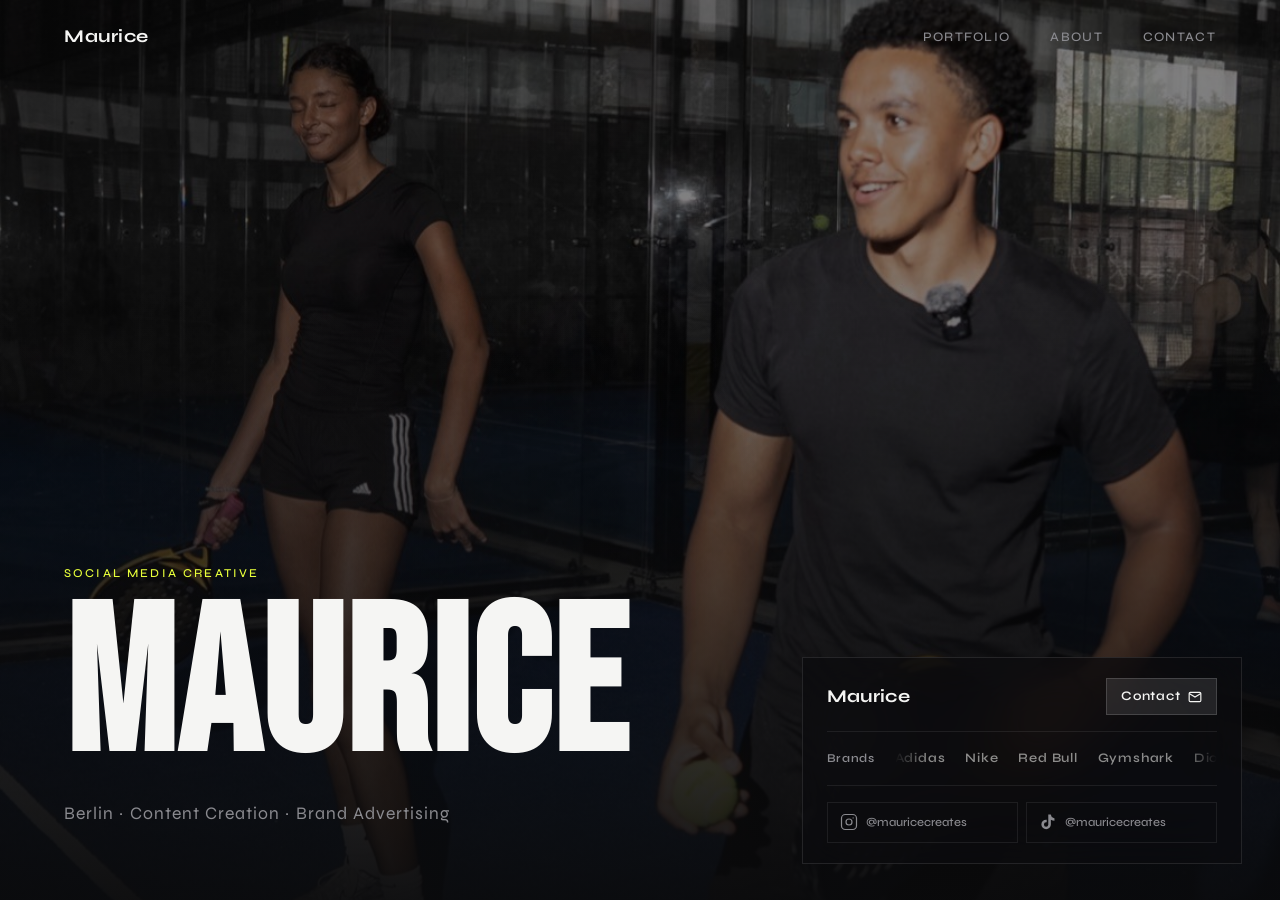
<file: index.html>
<!DOCTYPE html>
<html lang="de">
<head>
  <meta charset="UTF-8">
  <meta name="viewport" content="width=device-width, initial-scale=1.0">
  <title>Maurice — Social Media Creative</title>
  <link rel="stylesheet" href="css/styles.css">
</head>
<body class="no-scroll">

  <!-- Navigation -->
  <nav class="nav" id="nav">
    <a href="index.html" class="nav__logo">Maurice</a>
    <ul class="nav__links">
      <li><a href="portfolio.html">Portfolio</a></li>
      <li><a href="about.html">About</a></li>
      <li><a href="contact.html">Contact</a></li>
    </ul>
    <button class="nav__burger" aria-label="Menü öffnen" aria-expanded="false">
      <span></span><span></span><span></span>
    </button>
  </nav>

  <!-- Mobile Menu -->
  <div class="nav__mobile">
    <a href="portfolio.html">Portfolio</a>
    <a href="about.html">About</a>
    <a href="contact.html">Contact</a>
  </div>

  <!-- Hero (fullscreen, no scroll) -->
  <section class="hero">
    <div class="hero__slides" id="hero-slides">
      <div class="hero__slide active" style="background-image:url('images/hero1.jpg')"></div>
      <div class="hero__slide" style="background-image:url('images/hero2.jpg')"></div>
      <div class="hero__slide" style="background-image:url('images/hero3.jpg')"></div>
      <div class="hero__slide" style="background-image:url('images/hero4.jpg')"></div>
      <div class="hero__slide" style="background-image:url('images/hero5.jpg')"></div>
    </div>
    <div class="hero__gradient"></div>

    <div class="hero__content">
      <span class="hero__label">Social Media Creative</span>
      <h1 class="hero__name">Maurice</h1>
      <p class="hero__subtitle">Berlin · Content Creation · Brand Advertising</p>
    </div>
  </section>

  <!-- Info Card (bottom right, like Arda's) -->
  <div class="hero-card">

    <!-- Row 1: Name + Contact -->
    <div class="hero-card__top">
      <span class="hero-card__name">Maurice</span>
      <a href="contact.html" class="hero-card__contact">
        Contact
        <svg width="14" height="14" viewBox="0 0 24 24" fill="none" stroke="currentColor" stroke-width="2">
          <path d="M4 4h16c1.1 0 2 .9 2 2v12c0 1.1-.9 2-2 2H4c-1.1 0-2-.9-2-2V6c0-1.1.9-2 2-2z"/>
          <polyline points="22,6 12,12 2,6"/>
        </svg>
      </a>
    </div>

    <div class="hero-card__divider"></div>

    <!-- Row 2: Brands marquee -->
    <div class="hero-card__row">
      <span class="hero-card__label">Brands</span>
      <div class="hero-card__brands-wrap">
        <div class="hero-card__brands-track">
          <span>Adidas</span>
          <span>Nike</span>
          <span>Red Bull</span>
          <span>Gymshark</span>
          <span>Dior</span>
          <span>Spotify</span>
          <span>Samsung</span>
          <span>Zara</span>
          <span>Puma</span>
          <span>Levi's</span>
          <span>Apple</span>
          <span>Balenciaga</span>
          <!-- duplicate for loop -->
          <span>Adidas</span>
          <span>Nike</span>
          <span>Red Bull</span>
          <span>Gymshark</span>
          <span>Dior</span>
          <span>Spotify</span>
          <span>Samsung</span>
          <span>Zara</span>
          <span>Puma</span>
          <span>Levi's</span>
          <span>Apple</span>
          <span>Balenciaga</span>
        </div>
      </div>
    </div>

    <div class="hero-card__divider"></div>

    <!-- Row 3: Social -->
    <div class="hero-card__social">
      <a href="https://instagram.com/mauricecreates" target="_blank" rel="noopener" class="hero-card__social-item">
        <!-- Instagram -->
        <svg class="hero-card__social-icon" viewBox="0 0 24 24" fill="none" stroke="currentColor" stroke-width="1.6">
          <rect x="2" y="2" width="20" height="20" rx="5"/>
          <circle cx="12" cy="12" r="4"/>
          <circle cx="17.5" cy="6.5" r="0.8" fill="currentColor" stroke="none"/>
        </svg>
        <span class="hero-card__social-handle">@mauricecreates</span>
      </a>
      <a href="https://tiktok.com/@mauricecreates" target="_blank" rel="noopener" class="hero-card__social-item">
        <!-- TikTok -->
        <svg class="hero-card__social-icon" viewBox="0 0 24 24" fill="currentColor">
          <path d="M19.59 6.69a4.83 4.83 0 0 1-3.77-4.25V2h-3.45v13.67a2.89 2.89 0 0 1-2.88 2.5 2.89 2.89 0 0 1-2.89-2.89 2.89 2.89 0 0 1 2.89-2.89c.28 0 .54.04.79.1V9.01a6.33 6.33 0 0 0-.79-.05 6.34 6.34 0 0 0-6.34 6.34 6.34 6.34 0 0 0 6.34 6.34 6.34 6.34 0 0 0 6.33-6.34V8.95a8.24 8.24 0 0 0 4.82 1.54V7.04a4.85 4.85 0 0 1-1.05-.35z"/>
        </svg>
        <span class="hero-card__social-handle">@mauricecreates</span>
      </a>
    </div>

  </div>

  <script src="js/main.js"></script>
</body>
</html>
</file>
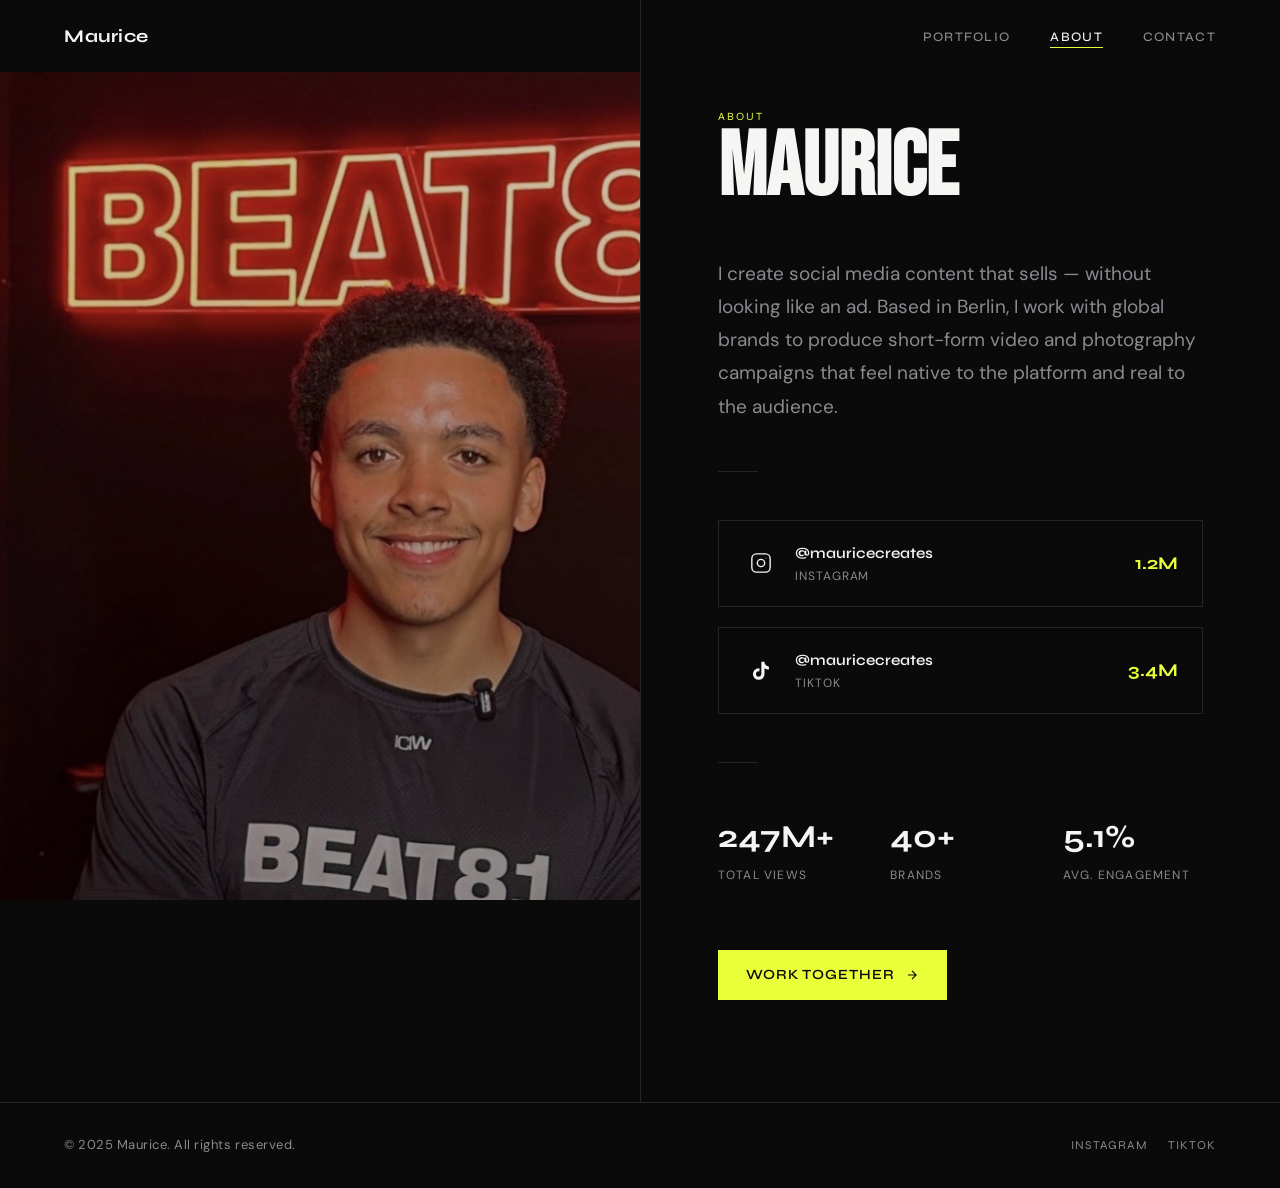
<file: about.html>
<!DOCTYPE html>
<html lang="de">
<head>
  <meta charset="UTF-8">
  <meta name="viewport" content="width=device-width, initial-scale=1.0">
  <title>About — Maurice</title>
  <link rel="stylesheet" href="css/styles.css">
</head>
<body>

  <!-- Navigation -->
  <nav class="nav scrolled" id="nav">
    <a href="index.html" class="nav__logo">Maurice</a>
    <ul class="nav__links">
      <li><a href="portfolio.html">Portfolio</a></li>
      <li><a href="about.html">About</a></li>
      <li><a href="contact.html">Contact</a></li>
    </ul>
    <button class="nav__burger" aria-label="Menü öffnen" aria-expanded="false">
      <span></span><span></span><span></span>
    </button>
  </nav>

  <!-- Mobile Menu -->
  <div class="nav__mobile">
    <a href="portfolio.html">Portfolio</a>
    <a href="about.html">About</a>
    <a href="contact.html">Contact</a>
  </div>

  <!-- About Layout -->
  <main class="about-layout">
    <div class="about-grid">

      <!-- Left: Sticky Photo -->
      <div class="about-image-wrap">
        <img
          src="images/hero4.jpg"
          alt="Maurice"
          loading="eager"
        >
      </div>

      <!-- Right: Content -->
      <div class="about-content">

        <div class="reveal">
          <span class="about-eyebrow">About</span>
          <h1 class="about-name">Maurice</h1>
        </div>

        <p class="about-bio reveal reveal-delay-1">
          I create social media content that sells — without looking like an ad.
          Based in Berlin, I work with global brands to produce short-form video
          and photography campaigns that feel native to the platform and real to
          the audience.
        </p>

        <div class="about-divider reveal reveal-delay-2"></div>

        <!-- Credentials -->
        <div class="credentials reveal reveal-delay-2">

          <a
            class="credential-item"
            href="https://instagram.com/mauricecreates"
            target="_blank"
            rel="noopener"
          >
            <div class="credential-icon">
              <!-- Instagram SVG -->
              <svg viewBox="0 0 24 24" fill="none" stroke="currentColor" stroke-width="1.5">
                <rect x="2" y="2" width="20" height="20" rx="5"/>
                <circle cx="12" cy="12" r="4"/>
                <circle cx="17.5" cy="6.5" r="0.5" fill="currentColor" stroke="none"/>
              </svg>
            </div>
            <div>
              <div class="credential-handle">@mauricecreates</div>
              <div class="credential-label">Instagram</div>
            </div>
            <div class="credential-followers">1.2M</div>
          </a>

          <a
            class="credential-item"
            href="https://tiktok.com/@mauricecreates"
            target="_blank"
            rel="noopener"
          >
            <div class="credential-icon">
              <!-- TikTok SVG -->
              <svg viewBox="0 0 24 24" fill="currentColor">
                <path d="M19.59 6.69a4.83 4.83 0 0 1-3.77-4.25V2h-3.45v13.67a2.89 2.89 0 0 1-2.88 2.5 2.89 2.89 0 0 1-2.89-2.89 2.89 2.89 0 0 1 2.89-2.89c.28 0 .54.04.79.1V9.01a6.33 6.33 0 0 0-.79-.05 6.34 6.34 0 0 0-6.34 6.34 6.34 6.34 0 0 0 6.34 6.34 6.34 6.34 0 0 0 6.33-6.34V8.95a8.24 8.24 0 0 0 4.82 1.54V7.04a4.85 4.85 0 0 1-1.05-.35z"/>
              </svg>
            </div>
            <div>
              <div class="credential-handle">@mauricecreates</div>
              <div class="credential-label">TikTok</div>
            </div>
            <div class="credential-followers">3.4M</div>
          </a>

        </div>

        <div class="about-divider reveal reveal-delay-3"></div>

        <!-- Stats -->
        <div class="reveal reveal-delay-3" style="display:grid; grid-template-columns: 1fr 1fr 1fr; gap: 32px;">
          <div>
            <div style="font-family:var(--font-head); font-size:2rem; font-weight:700;">247M+</div>
            <div style="font-size:0.75rem; letter-spacing:0.1em; text-transform:uppercase; color:var(--text-dim); margin-top:4px;">Total Views</div>
          </div>
          <div>
            <div style="font-family:var(--font-head); font-size:2rem; font-weight:700;">40+</div>
            <div style="font-size:0.75rem; letter-spacing:0.1em; text-transform:uppercase; color:var(--text-dim); margin-top:4px;">Brands</div>
          </div>
          <div>
            <div style="font-family:var(--font-head); font-size:2rem; font-weight:700;">5.1%</div>
            <div style="font-size:0.75rem; letter-spacing:0.1em; text-transform:uppercase; color:var(--text-dim); margin-top:4px;">Avg. Engagement</div>
          </div>
        </div>

        <div class="reveal" style="margin-top: 16px;">
          <a href="contact.html" style="
            display: inline-flex;
            align-items: center;
            gap: 10px;
            font-family: var(--font-head);
            font-size: 0.875rem;
            font-weight: 600;
            letter-spacing: 0.08em;
            text-transform: uppercase;
            color: var(--bg);
            background: var(--accent);
            padding: 14px 28px;
            transition: opacity 200ms ease;
          " onmouseover="this.style.opacity='0.85'" onmouseout="this.style.opacity='1'">
            Work together
            <svg width="14" height="14" viewBox="0 0 24 24" fill="none" stroke="currentColor" stroke-width="2">
              <path d="M5 12h14M12 5l7 7-7 7"/>
            </svg>
          </a>
        </div>

      </div><!-- /about-content -->
    </div><!-- /about-grid -->
  </main>

  <!-- Footer -->
  <footer class="footer">
    <span class="footer__copy">&copy; 2025 Maurice. All rights reserved.</span>
    <div class="footer__social">
      <a href="https://instagram.com/mauricecreates" target="_blank" rel="noopener">Instagram</a>
      <a href="https://tiktok.com/@mauricecreates" target="_blank" rel="noopener">TikTok</a>
    </div>
  </footer>

  <script src="js/main.js"></script>
</body>
</html>
</file>
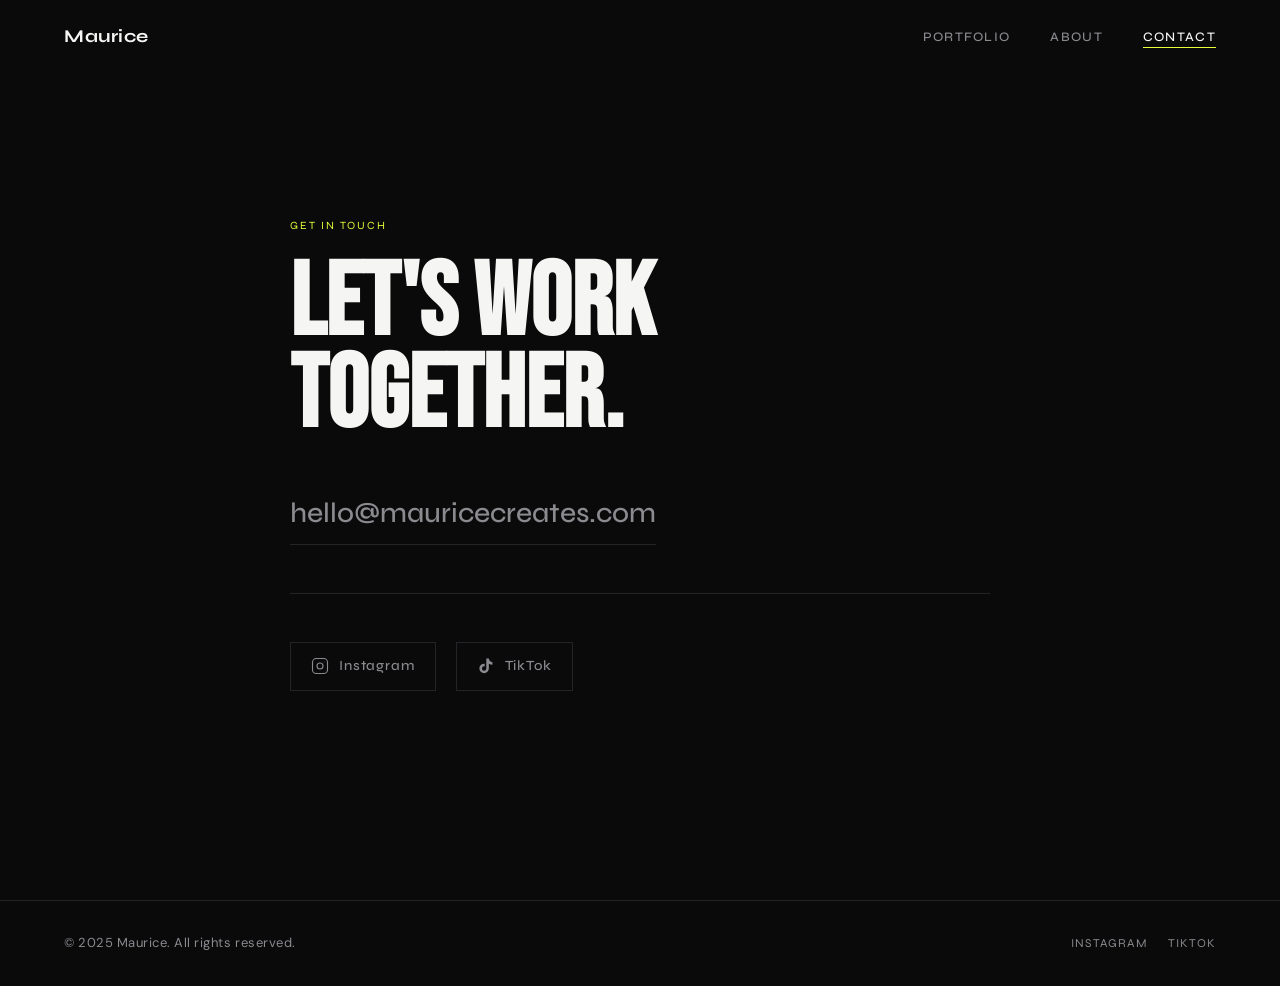
<file: contact.html>
<!DOCTYPE html>
<html lang="de">
<head>
  <meta charset="UTF-8">
  <meta name="viewport" content="width=device-width, initial-scale=1.0">
  <title>Contact — Maurice</title>
  <link rel="stylesheet" href="css/styles.css">
</head>
<body>

  <!-- Navigation -->
  <nav class="nav scrolled" id="nav">
    <a href="index.html" class="nav__logo">Maurice</a>
    <ul class="nav__links">
      <li><a href="portfolio.html">Portfolio</a></li>
      <li><a href="about.html">About</a></li>
      <li><a href="contact.html">Contact</a></li>
    </ul>
    <button class="nav__burger" aria-label="Menü öffnen" aria-expanded="false">
      <span></span><span></span><span></span>
    </button>
  </nav>

  <!-- Mobile Menu -->
  <div class="nav__mobile">
    <a href="portfolio.html">Portfolio</a>
    <a href="about.html">About</a>
    <a href="contact.html">Contact</a>
  </div>

  <!-- Contact -->
  <main class="contact-page">
    <div class="contact-inner">

      <span class="contact-eyebrow reveal">Get in touch</span>

      <h1 class="contact-heading reveal reveal-delay-1">
        Let's work<br>together.
      </h1>

      <a
        href="mailto:hello@mauricecreates.com"
        class="contact-email reveal reveal-delay-2"
      >
        hello@mauricecreates.com
      </a>

      <div class="contact-divider reveal reveal-delay-2"></div>

      <div class="contact-social reveal reveal-delay-3">

        <a
          href="https://instagram.com/mauricecreates"
          target="_blank"
          rel="noopener"
          class="contact-social-link"
        >
          <svg viewBox="0 0 24 24" fill="none" stroke="currentColor" stroke-width="1.5">
            <rect x="2" y="2" width="20" height="20" rx="5"/>
            <circle cx="12" cy="12" r="4"/>
            <circle cx="17.5" cy="6.5" r="0.5" fill="currentColor" stroke="none"/>
          </svg>
          Instagram
        </a>

        <a
          href="https://tiktok.com/@mauricecreates"
          target="_blank"
          rel="noopener"
          class="contact-social-link"
        >
          <svg viewBox="0 0 24 24" fill="currentColor" width="18" height="18">
            <path d="M19.59 6.69a4.83 4.83 0 0 1-3.77-4.25V2h-3.45v13.67a2.89 2.89 0 0 1-2.88 2.5 2.89 2.89 0 0 1-2.89-2.89 2.89 2.89 0 0 1 2.89-2.89c.28 0 .54.04.79.1V9.01a6.33 6.33 0 0 0-.79-.05 6.34 6.34 0 0 0-6.34 6.34 6.34 6.34 0 0 0 6.34 6.34 6.34 6.34 0 0 0 6.33-6.34V8.95a8.24 8.24 0 0 0 4.82 1.54V7.04a4.85 4.85 0 0 1-1.05-.35z"/>
          </svg>
          TikTok
        </a>

      </div>

    </div>
  </main>

  <!-- Footer -->
  <footer class="footer">
    <span class="footer__copy">&copy; 2025 Maurice. All rights reserved.</span>
    <div class="footer__social">
      <a href="https://instagram.com/mauricecreates" target="_blank" rel="noopener">Instagram</a>
      <a href="https://tiktok.com/@mauricecreates" target="_blank" rel="noopener">TikTok</a>
    </div>
  </footer>

  <script src="js/main.js"></script>
</body>
</html>
</file>
<file: css/styles.css>
/* ================================================================
   MAURICE — Portfolio Design System
   Fonts: Bebas Neue (hero) · Syne (headings) · DM Sans (body)
================================================================ */

@import url('https://fonts.googleapis.com/css2?family=Bebas+Neue&family=Syne:wght@400;500;600;700;800&family=DM+Sans:ital,opsz,wght@0,9..40,300;0,9..40,400;0,9..40,500;1,9..40,300&display=swap');

/* ── Variables ── */
:root {
  --bg:           #0A0A0B;
  --surface:      #141416;
  --surface-alt:  #1C1C1F;
  --text:         #F5F5F3;
  --text-dim:     #8A8A8F;
  --border:       #242428;
  --accent:       #E8FF3A;
  --accent-dim:   rgba(232, 255, 58, 0.12);

  --font-display: 'Bebas Neue', sans-serif;
  --font-head:    'Syne', sans-serif;
  --font-body:    'DM Sans', sans-serif;

  --nav-h:        72px;
  --pad-x:        clamp(24px, 5vw, 80px);
  --gap:          24px;

  --ease-out: cubic-bezier(0.16, 1, 0.3, 1);
  --ease-in:  cubic-bezier(0.4, 0, 1, 1);
}

/* ── Reset ── */
*, *::before, *::after { box-sizing: border-box; margin: 0; padding: 0; }

html {
  scroll-behavior: smooth;
  -webkit-font-smoothing: antialiased;
  overflow-x: hidden;
}

body {
  background: var(--bg);
  color: var(--text);
  font-family: var(--font-body);
  font-size: 1rem;
  line-height: 1.6;
}

img, video { display: block; max-width: 100%; }
a { color: inherit; text-decoration: none; }
button { cursor: pointer; border: none; background: none; font: inherit; color: inherit; }

/* ── Page fade-in ── */
body {
  animation: pageFadeIn 0.5s var(--ease-out) both;
}
@keyframes pageFadeIn {
  from { opacity: 0; }
  to   { opacity: 1; }
}

/* ================================================================
   NAVIGATION
================================================================ */
.nav {
  position: fixed;
  top: 0; left: 0; right: 0;
  z-index: 100;
  height: var(--nav-h);
  display: flex;
  align-items: center;
  justify-content: space-between;
  padding: 0 var(--pad-x);
  transition: background 400ms ease, backdrop-filter 400ms ease;
}

.nav.scrolled {
  background: rgba(10, 10, 11, 0.82);
  backdrop-filter: blur(16px);
  -webkit-backdrop-filter: blur(16px);
  border-bottom: 1px solid var(--border);
}

.nav__logo {
  font-family: var(--font-head);
  font-size: 1.125rem;
  font-weight: 700;
  letter-spacing: 0.03em;
  color: var(--text);
  transition: color 200ms ease;
}
.nav__logo:hover { color: var(--accent); }

.nav__links {
  display: flex;
  gap: 40px;
  list-style: none;
}

.nav__links a {
  font-family: var(--font-head);
  font-size: 0.8125rem;
  font-weight: 500;
  letter-spacing: 0.1em;
  text-transform: uppercase;
  color: var(--text-dim);
  position: relative;
  transition: color 200ms ease;
}

.nav__links a::after {
  content: '';
  position: absolute;
  bottom: -3px; left: 0;
  width: 100%; height: 1px;
  background: var(--accent);
  transform: scaleX(0);
  transform-origin: left;
  transition: transform 250ms var(--ease-out);
}

.nav__links a:hover,
.nav__links a.active {
  color: var(--text);
}

.nav__links a:hover::after,
.nav__links a.active::after {
  transform: scaleX(1);
}

/* Mobile burger */
.nav__burger {
  display: none;
  flex-direction: column;
  gap: 5px;
  width: 24px;
}
.nav__burger span {
  display: block;
  height: 1.5px;
  background: var(--text);
  transition: all 250ms ease;
}

/* Mobile menu */
.nav__mobile {
  position: fixed;
  inset: 0;
  z-index: 99;
  background: var(--bg);
  display: flex;
  flex-direction: column;
  align-items: center;
  justify-content: center;
  gap: 48px;
  opacity: 0;
  pointer-events: none;
  transition: opacity 300ms ease;
}
.nav__mobile.open {
  opacity: 1;
  pointer-events: all;
}
.nav__mobile a {
  font-family: var(--font-head);
  font-size: clamp(2rem, 8vw, 4rem);
  font-weight: 700;
  color: var(--text-dim);
  transition: color 200ms ease;
}
.nav__mobile a:hover { color: var(--accent); }

/* ================================================================
   SCROLL REVEAL
================================================================ */
.reveal {
  opacity: 0;
  transform: translateY(28px);
  transition: opacity 700ms var(--ease-out), transform 700ms var(--ease-out);
}
.reveal.visible {
  opacity: 1;
  transform: translateY(0);
}
.reveal-delay-1 { transition-delay: 100ms; }
.reveal-delay-2 { transition-delay: 200ms; }
.reveal-delay-3 { transition-delay: 320ms; }

/* ================================================================
   HERO — index.html
================================================================ */
.hero {
  position: relative;
  height: 100vh;
  min-height: 600px;
  overflow: hidden;
}

.hero__slides {
  position: absolute;
  inset: 0;
}

.hero__slide {
  position: absolute;
  inset: 0;
  background-size: cover;
  background-position: center center;
  filter: brightness(0.52);
  opacity: 0;
  transition: opacity 1.6s ease;
  transform: scale(1.04);
  animation: none;
}

.hero__slide.active {
  opacity: 1;
  animation: heroSlideZoom 7s ease forwards;
}

@keyframes heroSlideZoom {
  from { transform: scale(1.04); }
  to   { transform: scale(1); }
}

.hero__gradient {
  position: absolute;
  inset: 0;
  background:
    linear-gradient(to top,  rgba(10,10,11,0.92) 0%, rgba(10,10,11,0.4) 40%, transparent 70%),
    linear-gradient(to right, rgba(10,10,11,0.3) 0%, transparent 60%);
}

.hero__content {
  position: absolute;
  bottom: clamp(48px, 8vh, 100px);
  left: var(--pad-x);
  right: var(--pad-x);
}

.hero__label {
  font-family: var(--font-head);
  font-size: 0.75rem;
  font-weight: 500;
  letter-spacing: 0.18em;
  text-transform: uppercase;
  color: var(--accent);
  margin-bottom: 16px;
  display: block;
  opacity: 0;
  animation: heroIn 0.9s var(--ease-out) 0.2s forwards;
}

.hero__name {
  font-family: var(--font-display);
  font-size: clamp(5rem, 16vw, 16rem);
  line-height: 0.88;
  letter-spacing: 0.01em;
  color: var(--text);
  opacity: 0;
  animation: heroIn 1s var(--ease-out) 0.4s forwards;
}

.hero__subtitle {
  margin-top: 20px;
  font-family: var(--font-head);
  font-size: clamp(0.9rem, 1.5vw, 1.1rem);
  font-weight: 400;
  color: var(--text-dim);
  letter-spacing: 0.06em;
  opacity: 0;
  animation: heroIn 0.9s var(--ease-out) 0.65s forwards;
}

.hero__scroll {
  position: absolute;
  bottom: clamp(48px, 8vh, 100px);
  right: var(--pad-x);
  display: flex;
  flex-direction: column;
  align-items: center;
  gap: 10px;
  opacity: 0;
  animation: heroIn 0.9s var(--ease-out) 1s forwards;
}
.hero__scroll span {
  font-family: var(--font-head);
  font-size: 0.6875rem;
  letter-spacing: 0.15em;
  text-transform: uppercase;
  color: var(--text-dim);
  writing-mode: vertical-rl;
}
.hero__scroll-line {
  width: 1px;
  height: 60px;
  background: var(--border);
  position: relative;
  overflow: hidden;
}
.hero__scroll-line::after {
  content: '';
  position: absolute;
  top: -100%;
  left: 0;
  width: 100%;
  height: 100%;
  background: var(--accent);
  animation: scrollLine 1.8s ease-in-out infinite 1.2s;
}

@keyframes scrollLine {
  0%   { top: -100%; }
  100% { top: 100%; }
}

@keyframes heroIn {
  from { opacity: 0; transform: translateY(20px); }
  to   { opacity: 1; transform: translateY(0); }
}

/* ================================================================
   MARQUEE — Partner Logos
================================================================ */
.marquee-section {
  padding: 48px 0;
  border-top: 1px solid var(--border);
  overflow: hidden;
}

.marquee-label {
  font-family: var(--font-head);
  font-size: 0.6875rem;
  letter-spacing: 0.18em;
  text-transform: uppercase;
  color: var(--text-dim);
  padding: 0 var(--pad-x);
  margin-bottom: 28px;
}

.marquee-track {
  display: flex;
  width: max-content;
  animation: marqueeScroll 28s linear infinite;
}
.marquee-track:hover { animation-play-state: paused; }

.marquee-item {
  display: flex;
  align-items: center;
  padding: 0 48px;
  font-family: var(--font-head);
  font-size: 1rem;
  font-weight: 600;
  letter-spacing: 0.06em;
  color: var(--text-dim);
  white-space: nowrap;
  transition: color 250ms ease;
  position: relative;
}
.marquee-item:hover { color: var(--text); }

.marquee-item::after {
  content: '·';
  position: absolute;
  right: 0;
  color: var(--border);
}

@keyframes marqueeScroll {
  from { transform: translateX(0); }
  to   { transform: translateX(-50%); }
}

/* ================================================================
   PAGE HEADER (portfolio, about, contact)
================================================================ */
.page-header {
  padding-top: calc(var(--nav-h) + clamp(60px, 8vh, 100px));
  padding-bottom: clamp(40px, 6vh, 80px);
  padding-left: var(--pad-x);
  padding-right: var(--pad-x);
  border-bottom: 1px solid var(--border);
}

.page-header__eyebrow {
  font-family: var(--font-head);
  font-size: 0.6875rem;
  letter-spacing: 0.18em;
  text-transform: uppercase;
  color: var(--accent);
  margin-bottom: 16px;
  display: block;
}

.page-header__title {
  font-family: var(--font-display);
  font-size: clamp(3.5rem, 9vw, 8rem);
  line-height: 0.9;
  letter-spacing: 0.01em;
}

.page-header__meta {
  margin-top: 20px;
  font-family: var(--font-head);
  font-size: 0.875rem;
  color: var(--text-dim);
  letter-spacing: 0.04em;
}

/* ================================================================
   PORTFOLIO GRID
================================================================ */
.portfolio-section {
  padding: clamp(48px, 6vw, 80px) var(--pad-x);
}

.portfolio-grid {
  display: grid;
  grid-template-columns: repeat(2, 1fr);
  gap: var(--gap);
}

@media (min-width: 1200px) {
  .portfolio-grid { grid-template-columns: repeat(3, 1fr); }
}

.campaign-card {
  position: relative;
  overflow: hidden;
  cursor: pointer;
  aspect-ratio: 4/3;
  background: var(--surface-alt);
}

.campaign-card:nth-child(3n+2) { aspect-ratio: 3/4; }

.campaign-card__thumb {
  width: 100%; height: 100%;
  object-fit: cover;
  transition: transform 600ms var(--ease-out), filter 400ms ease;
  filter: brightness(0.75);
}

.campaign-card:hover .campaign-card__thumb {
  transform: scale(1.05);
  filter: brightness(0.55);
}

.campaign-card__overlay {
  position: absolute;
  inset: 0;
  display: flex;
  flex-direction: column;
  justify-content: flex-end;
  padding: 28px 24px;
  background: linear-gradient(to top, rgba(10,10,11,0.85) 0%, transparent 55%);
  opacity: 0;
  transition: opacity 350ms ease;
}
.campaign-card:hover .campaign-card__overlay { opacity: 1; }

.campaign-card__brand {
  font-family: var(--font-head);
  font-size: 0.6875rem;
  letter-spacing: 0.14em;
  text-transform: uppercase;
  color: var(--accent);
  margin-bottom: 6px;
}
.campaign-card__title {
  font-family: var(--font-head);
  font-size: 1.125rem;
  font-weight: 600;
  line-height: 1.3;
}
.campaign-card__cat {
  margin-top: 6px;
  font-size: 0.8125rem;
  color: var(--text-dim);
}

/* Always-visible brand on card */
.campaign-card__badge {
  position: absolute;
  top: 16px; left: 16px;
  font-family: var(--font-head);
  font-size: 0.6875rem;
  font-weight: 600;
  letter-spacing: 0.12em;
  text-transform: uppercase;
  color: rgba(245,245,243,0.6);
  transition: opacity 300ms ease;
}
.campaign-card:hover .campaign-card__badge { opacity: 0; }

/* ================================================================
   MODAL
================================================================ */
.modal-backdrop {
  position: fixed;
  inset: 0;
  z-index: 200;
  background: rgba(10, 10, 11, 0.94);
  backdrop-filter: blur(8px);
  -webkit-backdrop-filter: blur(8px);
  display: flex;
  align-items: center;
  justify-content: center;
  padding: var(--pad-x);
  opacity: 0;
  pointer-events: none;
  transition: opacity 350ms ease;
}
.modal-backdrop.open {
  opacity: 1;
  pointer-events: all;
}

.modal {
  background: var(--surface);
  border: 1px solid var(--border);
  width: 100%;
  max-width: 1000px;
  max-height: 88vh;
  overflow-y: auto;
  display: grid;
  grid-template-columns: 1fr 1fr;
  transform: translateY(20px) scale(0.97);
  transition: transform 400ms var(--ease-out);
}
.modal-backdrop.open .modal {
  transform: translateY(0) scale(1);
}

.modal__media {
  position: relative;
  min-height: 380px;
  background: var(--surface-alt);
  overflow: hidden;
}
.modal__media img {
  width: 100%; height: 100%;
  object-fit: cover;
}

.modal__content {
  padding: 40px 36px;
  display: flex;
  flex-direction: column;
  gap: 24px;
}

.modal__close {
  position: absolute;
  top: 24px; right: 24px;
  width: 40px; height: 40px;
  border: 1px solid var(--border);
  background: rgba(10,10,11,0.7);
  display: flex; align-items: center; justify-content: center;
  cursor: pointer;
  transition: background 200ms ease, border-color 200ms ease;
  z-index: 1;
}
.modal__close:hover {
  background: var(--surface-alt);
  border-color: var(--text-dim);
}
.modal__close svg { width: 16px; height: 16px; }

.modal__brand {
  font-family: var(--font-head);
  font-size: 0.75rem;
  letter-spacing: 0.18em;
  text-transform: uppercase;
  color: var(--accent);
}
.modal__title {
  font-family: var(--font-head);
  font-size: clamp(1.5rem, 3vw, 2.25rem);
  font-weight: 700;
  line-height: 1.15;
}
.modal__desc {
  font-size: 0.9375rem;
  color: var(--text-dim);
  line-height: 1.7;
}

.modal__stats {
  display: grid;
  grid-template-columns: 1fr 1fr;
  gap: 16px;
  padding-top: 20px;
  border-top: 1px solid var(--border);
}
.modal__stat-value {
  font-family: var(--font-head);
  font-size: 1.5rem;
  font-weight: 700;
}
.modal__stat-label {
  font-size: 0.75rem;
  letter-spacing: 0.1em;
  text-transform: uppercase;
  color: var(--text-dim);
  margin-top: 2px;
}

.modal__platforms {
  font-size: 0.8125rem;
  color: var(--text-dim);
  letter-spacing: 0.04em;
}
.modal__platforms strong {
  color: var(--text);
  font-weight: 500;
}

/* ================================================================
   ABOUT PAGE
================================================================ */
.about-layout {
  padding-top: 0;
  min-height: 100vh;
}

.about-grid {
  display: grid;
  grid-template-columns: 1fr 1fr;
  min-height: calc(100vh - var(--nav-h));
}

.about-image-wrap {
  position: sticky;
  top: var(--nav-h);
  height: calc(100vh - var(--nav-h));
  overflow: hidden;
}
.about-image-wrap img {
  width: 100%; height: 100%;
  object-fit: cover;
  object-position: center top;
  filter: brightness(0.8);
}

.about-content {
  padding: clamp(60px, 8vw, 120px) clamp(40px, 6vw, 80px);
  display: flex;
  flex-direction: column;
  gap: 48px;
  border-left: 1px solid var(--border);
}

.about-eyebrow {
  font-family: var(--font-head);
  font-size: 0.6875rem;
  letter-spacing: 0.18em;
  text-transform: uppercase;
  color: var(--accent);
}

.about-name {
  font-family: var(--font-display);
  font-size: clamp(3rem, 7vw, 6rem);
  line-height: 0.9;
}

.about-bio {
  font-size: clamp(1rem, 1.5vw, 1.1875rem);
  color: var(--text-dim);
  line-height: 1.75;
  max-width: 480px;
}

.about-divider {
  width: 40px; height: 1px;
  background: var(--border);
}

/* Credentials */
.credentials {
  display: flex;
  flex-direction: column;
  gap: 20px;
}

.credential-item {
  display: flex;
  align-items: center;
  gap: 16px;
  padding: 20px 24px;
  border: 1px solid var(--border);
  transition: border-color 250ms ease;
}
.credential-item:hover { border-color: var(--accent); }

.credential-icon {
  width: 36px; height: 36px;
  display: flex; align-items: center; justify-content: center;
  flex-shrink: 0;
}
.credential-icon svg { width: 22px; height: 22px; }

.credential-handle {
  font-family: var(--font-head);
  font-size: 0.9375rem;
  font-weight: 600;
}
.credential-followers {
  margin-left: auto;
  font-family: var(--font-head);
  font-size: 1.125rem;
  font-weight: 700;
  color: var(--accent);
}
.credential-label {
  font-size: 0.75rem;
  letter-spacing: 0.08em;
  text-transform: uppercase;
  color: var(--text-dim);
  margin-top: 2px;
}

/* ================================================================
   CONTACT PAGE
================================================================ */
.contact-page {
  min-height: 100vh;
  display: flex;
  align-items: center;
  justify-content: center;
  padding: var(--nav-h) var(--pad-x) var(--pad-x);
}

.contact-inner {
  max-width: 700px;
  width: 100%;
}

.contact-eyebrow {
  font-family: var(--font-head);
  font-size: 0.6875rem;
  letter-spacing: 0.18em;
  text-transform: uppercase;
  color: var(--accent);
  margin-bottom: 24px;
  display: block;
}

.contact-heading {
  font-family: var(--font-display);
  font-size: clamp(3rem, 8vw, 7rem);
  line-height: 0.9;
  margin-bottom: 48px;
}

.contact-email {
  display: inline-block;
  font-family: var(--font-head);
  font-size: clamp(1.125rem, 2.5vw, 1.75rem);
  font-weight: 500;
  color: var(--text-dim);
  border-bottom: 1px solid var(--border);
  padding-bottom: 8px;
  transition: color 250ms ease, border-color 250ms ease;
}
.contact-email:hover {
  color: var(--accent);
  border-color: var(--accent);
}

.contact-divider {
  margin: 48px 0;
  height: 1px;
  background: var(--border);
}

.contact-social {
  display: flex;
  gap: 20px;
}

.contact-social-link {
  display: flex;
  align-items: center;
  gap: 10px;
  font-family: var(--font-head);
  font-size: 0.875rem;
  font-weight: 500;
  letter-spacing: 0.06em;
  color: var(--text-dim);
  padding: 12px 20px;
  border: 1px solid var(--border);
  transition: all 250ms ease;
}
.contact-social-link:hover {
  color: var(--text);
  border-color: var(--text-dim);
}
.contact-social-link svg { width: 18px; height: 18px; }

/* ================================================================
   FOOTER
================================================================ */
.footer {
  padding: 32px var(--pad-x);
  border-top: 1px solid var(--border);
  display: flex;
  align-items: center;
  justify-content: space-between;
  gap: 16px;
  flex-wrap: wrap;
}

.footer__copy {
  font-size: 0.8125rem;
  color: var(--text-dim);
  letter-spacing: 0.04em;
}

.footer__social {
  display: flex;
  gap: 20px;
}
.footer__social a {
  font-family: var(--font-head);
  font-size: 0.75rem;
  letter-spacing: 0.1em;
  text-transform: uppercase;
  color: var(--text-dim);
  transition: color 200ms ease;
}
.footer__social a:hover { color: var(--accent); }

/* ================================================================
   NO-SCROLL (index page only)
================================================================ */
.no-scroll {
  overflow: hidden;
  height: 100vh;
}

/* ================================================================
   HERO INFO CARD
================================================================ */
.hero-card {
  position: fixed;
  bottom: clamp(28px, 4vh, 48px);
  right: clamp(20px, 3vw, 48px);
  width: clamp(300px, 36vw, 440px);
  z-index: 50;
  background: rgba(12, 12, 14, 0.72);
  backdrop-filter: blur(28px) saturate(180%);
  -webkit-backdrop-filter: blur(28px) saturate(180%);
  border: 1px solid rgba(255, 255, 255, 0.1);
  padding: 20px 24px;
  animation: cardIn 0.8s var(--ease-out) 0.6s both;
}

@keyframes cardIn {
  from { opacity: 0; transform: translateY(16px); }
  to   { opacity: 1; transform: translateY(0); }
}

.hero-card__top {
  display: flex;
  align-items: center;
  justify-content: space-between;
  gap: 12px;
}

.hero-card__name {
  font-family: var(--font-head);
  font-size: 1.125rem;
  font-weight: 700;
  letter-spacing: 0.02em;
}

.hero-card__contact {
  display: inline-flex;
  align-items: center;
  gap: 7px;
  font-family: var(--font-head);
  font-size: 0.8125rem;
  font-weight: 600;
  letter-spacing: 0.06em;
  color: var(--text);
  background: rgba(255,255,255,0.1);
  border: 1px solid rgba(255,255,255,0.15);
  padding: 7px 14px;
  transition: background 200ms ease, border-color 200ms ease;
}
.hero-card__contact:hover {
  background: rgba(255,255,255,0.18);
  border-color: rgba(255,255,255,0.3);
}

.hero-card__divider {
  height: 1px;
  background: rgba(255,255,255,0.08);
  margin: 16px 0;
}

/* Brands row */
.hero-card__row {
  display: flex;
  align-items: center;
  gap: 16px;
}

.hero-card__label {
  font-family: var(--font-head);
  font-size: 0.75rem;
  font-weight: 600;
  letter-spacing: 0.06em;
  color: var(--text-dim);
  white-space: nowrap;
  flex-shrink: 0;
  width: 52px;
}

.hero-card__brands-wrap {
  flex: 1;
  overflow: hidden;
  mask-image: linear-gradient(to right, transparent, black 10%, black 90%, transparent);
  -webkit-mask-image: linear-gradient(to right, transparent, black 10%, black 90%, transparent);
}

.hero-card__brands-track {
  display: flex;
  gap: 20px;
  width: max-content;
  animation: cardBrandsScroll 18s linear infinite;
}
.hero-card__brands-track:hover { animation-play-state: paused; }

.hero-card__brands-track span {
  font-family: var(--font-head);
  font-size: 0.8125rem;
  font-weight: 600;
  letter-spacing: 0.06em;
  color: rgba(245,245,243,0.55);
  white-space: nowrap;
  transition: color 200ms ease;
}
.hero-card__brands-track:hover span { color: var(--text); }

@keyframes cardBrandsScroll {
  from { transform: translateX(0); }
  to   { transform: translateX(-50%); }
}

/* Social row */
.hero-card__social {
  display: flex;
  gap: 8px;
}

.hero-card__social-item {
  display: flex;
  align-items: center;
  gap: 8px;
  flex: 1;
  padding: 10px 12px;
  border: 1px solid rgba(255,255,255,0.08);
  transition: border-color 200ms ease, background 200ms ease;
}
.hero-card__social-item:hover {
  border-color: rgba(255,255,255,0.2);
  background: rgba(255,255,255,0.04);
}

.hero-card__social-icon {
  width: 18px;
  height: 18px;
  flex-shrink: 0;
  color: var(--text-dim);
}

.hero-card__social-handle {
  font-family: var(--font-head);
  font-size: 0.75rem;
  font-weight: 500;
  color: var(--text-dim);
  white-space: nowrap;
  overflow: hidden;
  text-overflow: ellipsis;
}

/* ================================================================
   SCROLLBAR
================================================================ */
::-webkit-scrollbar { width: 4px; }
::-webkit-scrollbar-track { background: var(--bg); }
::-webkit-scrollbar-thumb { background: var(--border); }
::-webkit-scrollbar-thumb:hover { background: var(--text-dim); }

/* ================================================================
   RESPONSIVE
================================================================ */
@media (max-width: 900px) {
  .portfolio-grid {
    grid-template-columns: repeat(2, 1fr);
  }
  .campaign-card:nth-child(3n+2) { aspect-ratio: 4/3; }

  .about-grid {
    grid-template-columns: 1fr;
  }
  .about-image-wrap {
    position: relative;
    top: auto;
    height: 60vw;
    min-height: 320px;
  }
  .about-content { border-left: none; border-top: 1px solid var(--border); }

  .modal {
    grid-template-columns: 1fr;
    max-width: 500px;
  }
  .modal__media { min-height: 260px; }
}

@media (max-width: 640px) {
  .nav__links { display: none; }
  .nav__burger { display: flex; }

  .portfolio-grid { grid-template-columns: 1fr; gap: 16px; }
  .campaign-card:nth-child(3n+2) { aspect-ratio: 4/3; }

  .contact-social { flex-direction: column; }

  .modal__stats { grid-template-columns: 1fr 1fr; }

  .footer { flex-direction: column; align-items: flex-start; }
}

@media (max-width: 480px) {
  .hero-card {
    right: 16px;
    left: 16px;
    width: auto;
    bottom: 20px;
  }
  .hero-card__social { flex-direction: column; }
}

/* ================================================================
   SELECTION
================================================================ */
::selection {
  background: var(--accent-dim);
  color: var(--accent);
}
</file>
